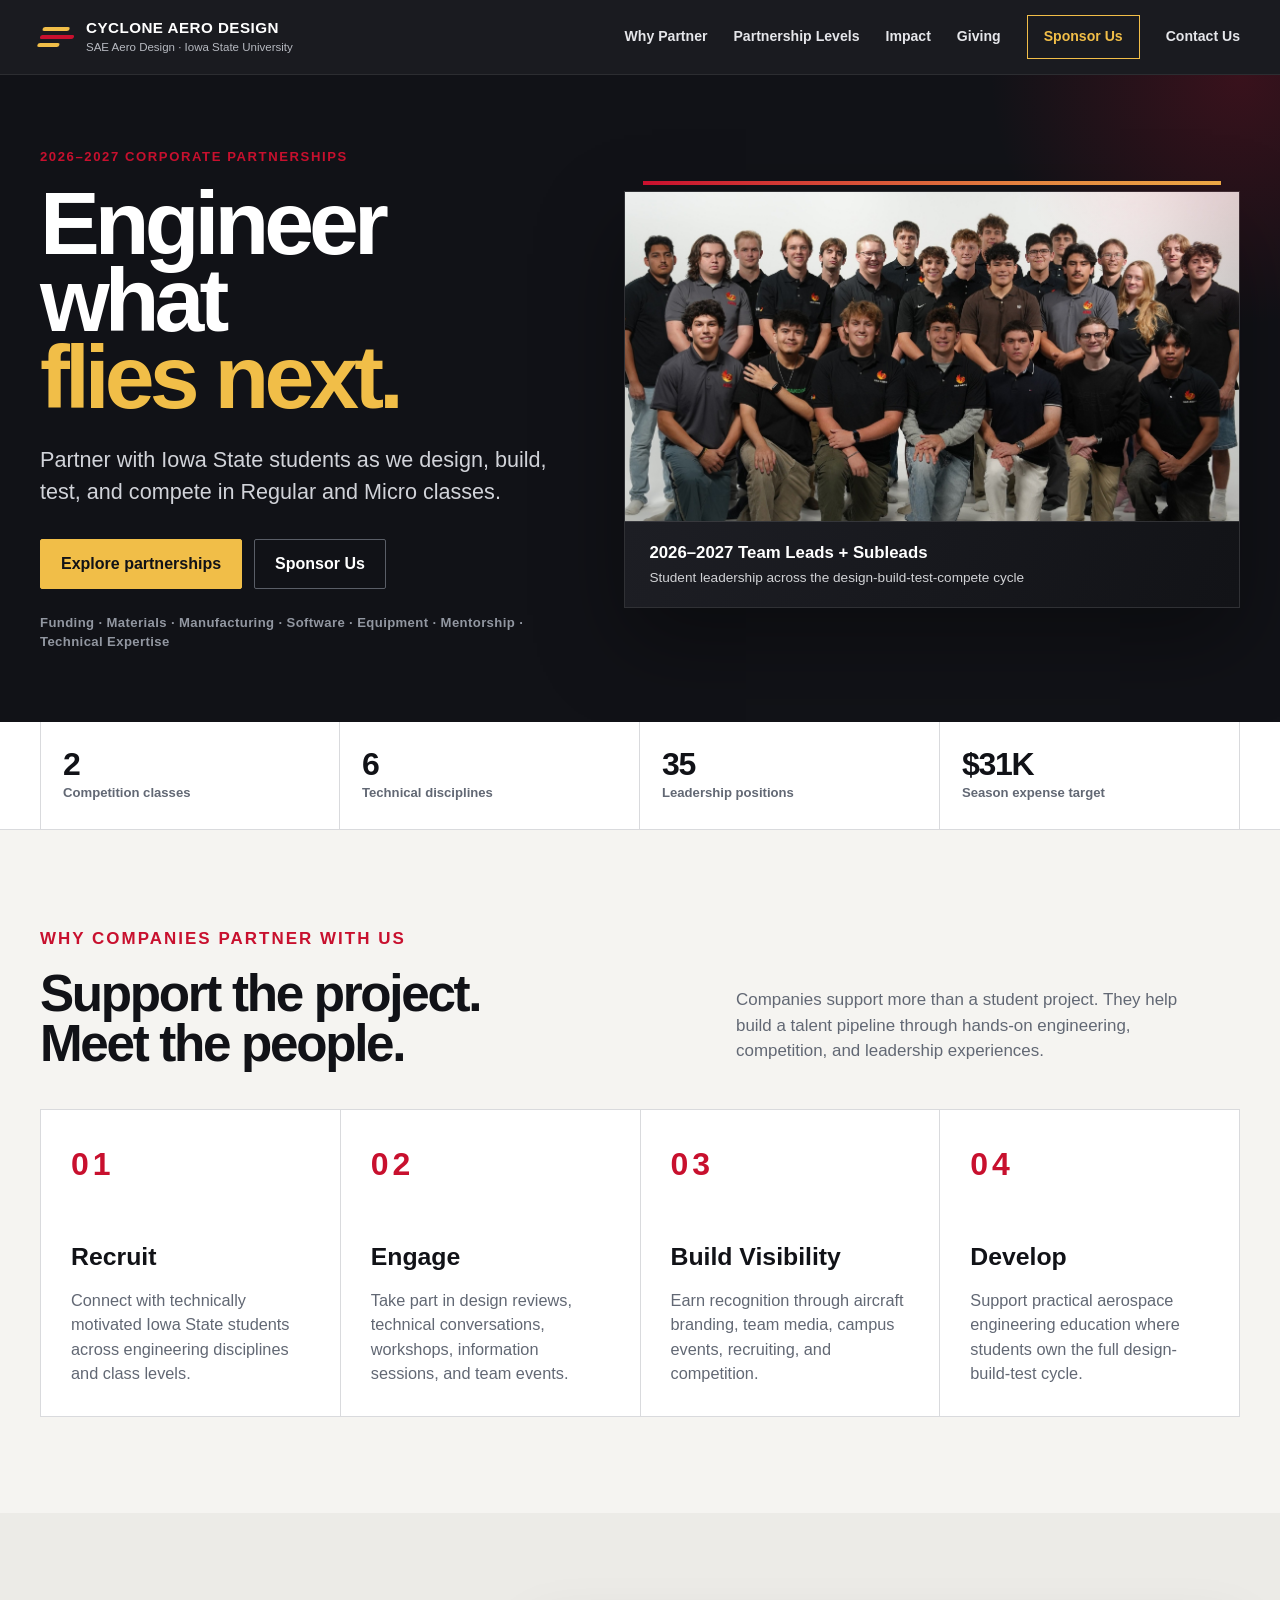
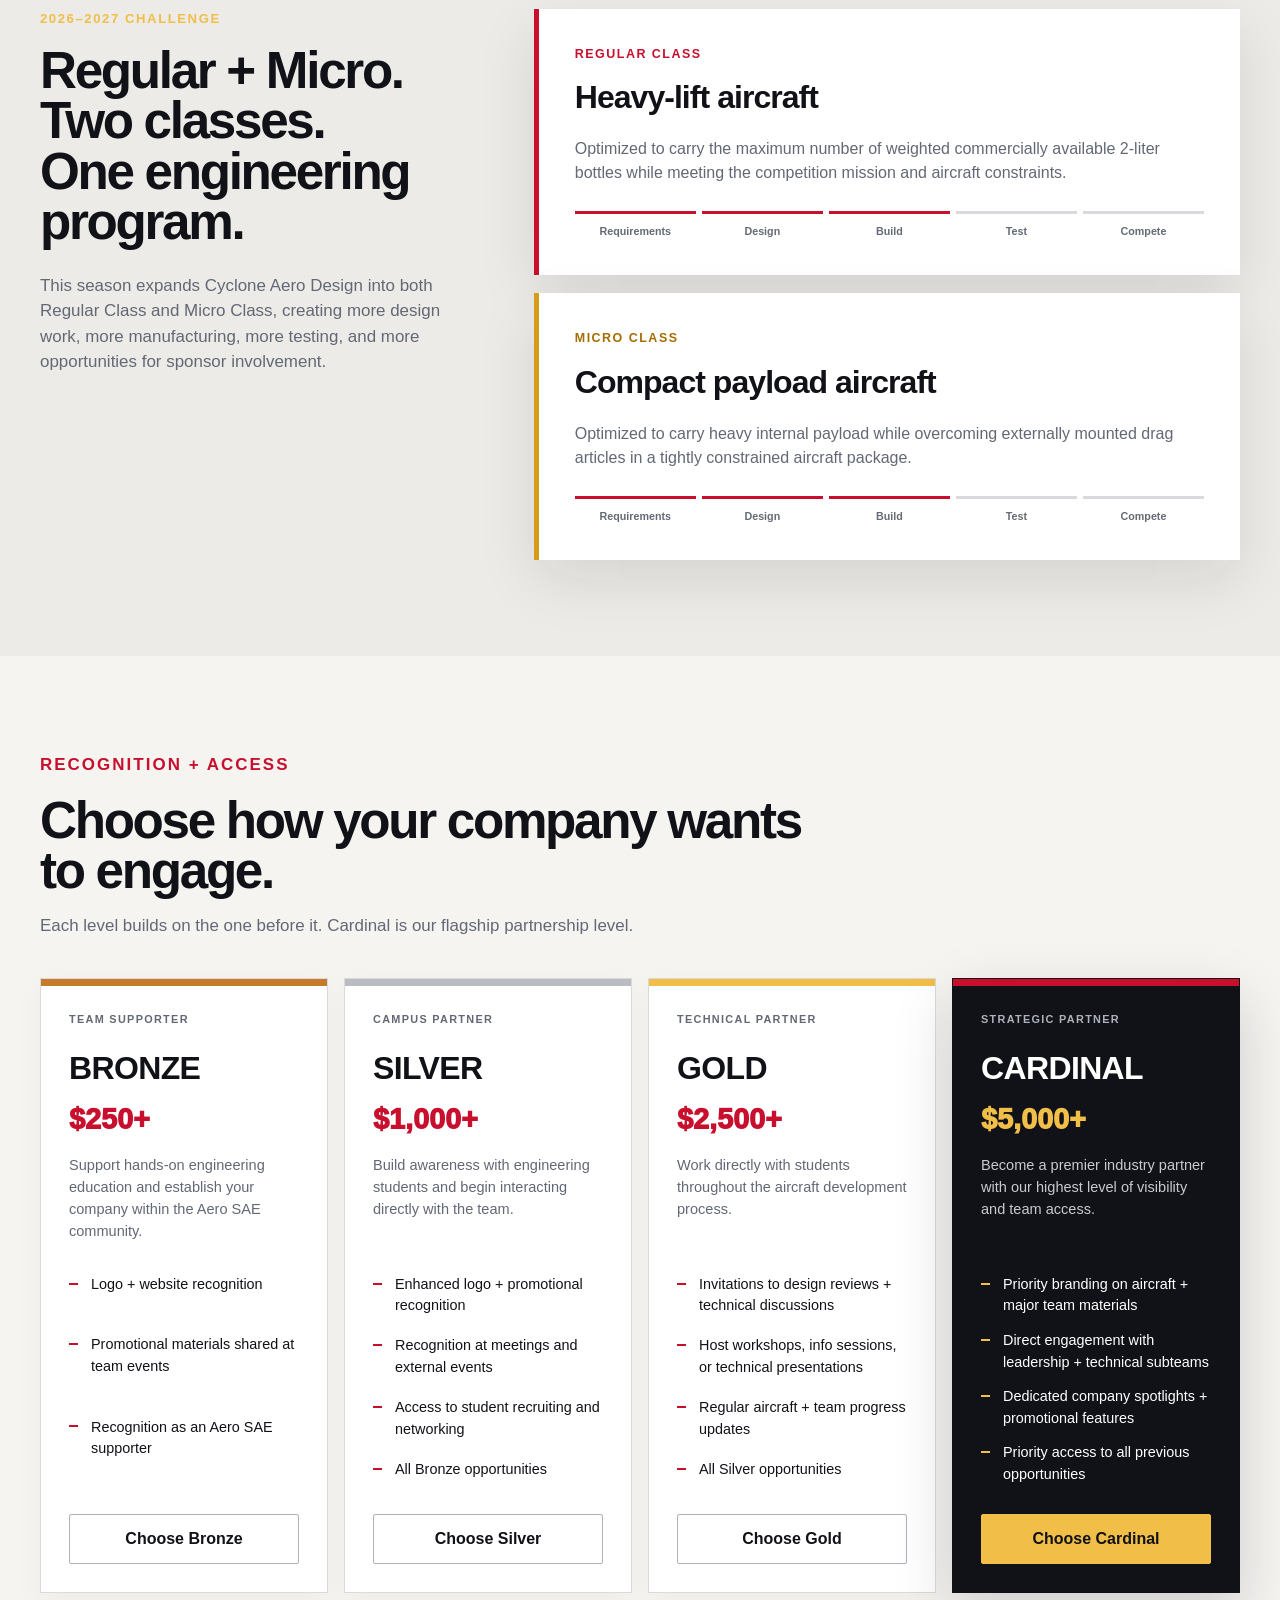
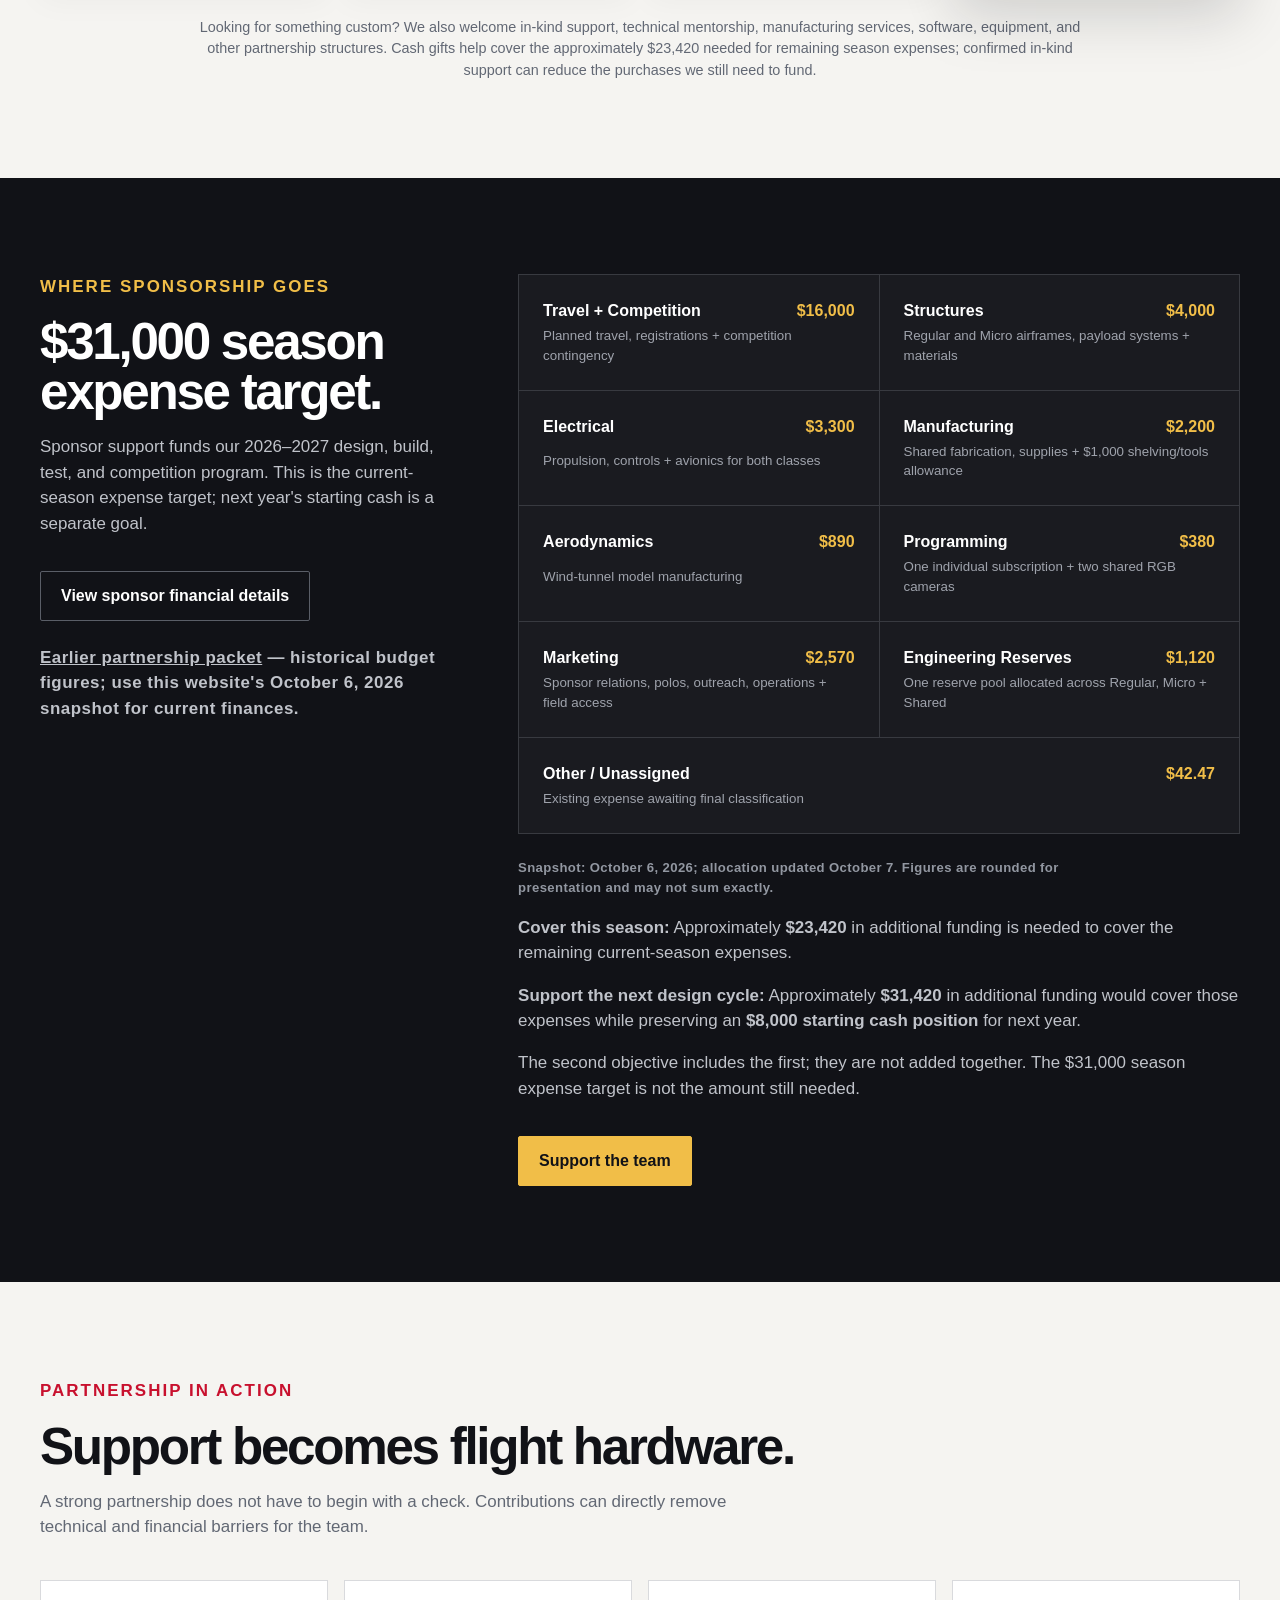
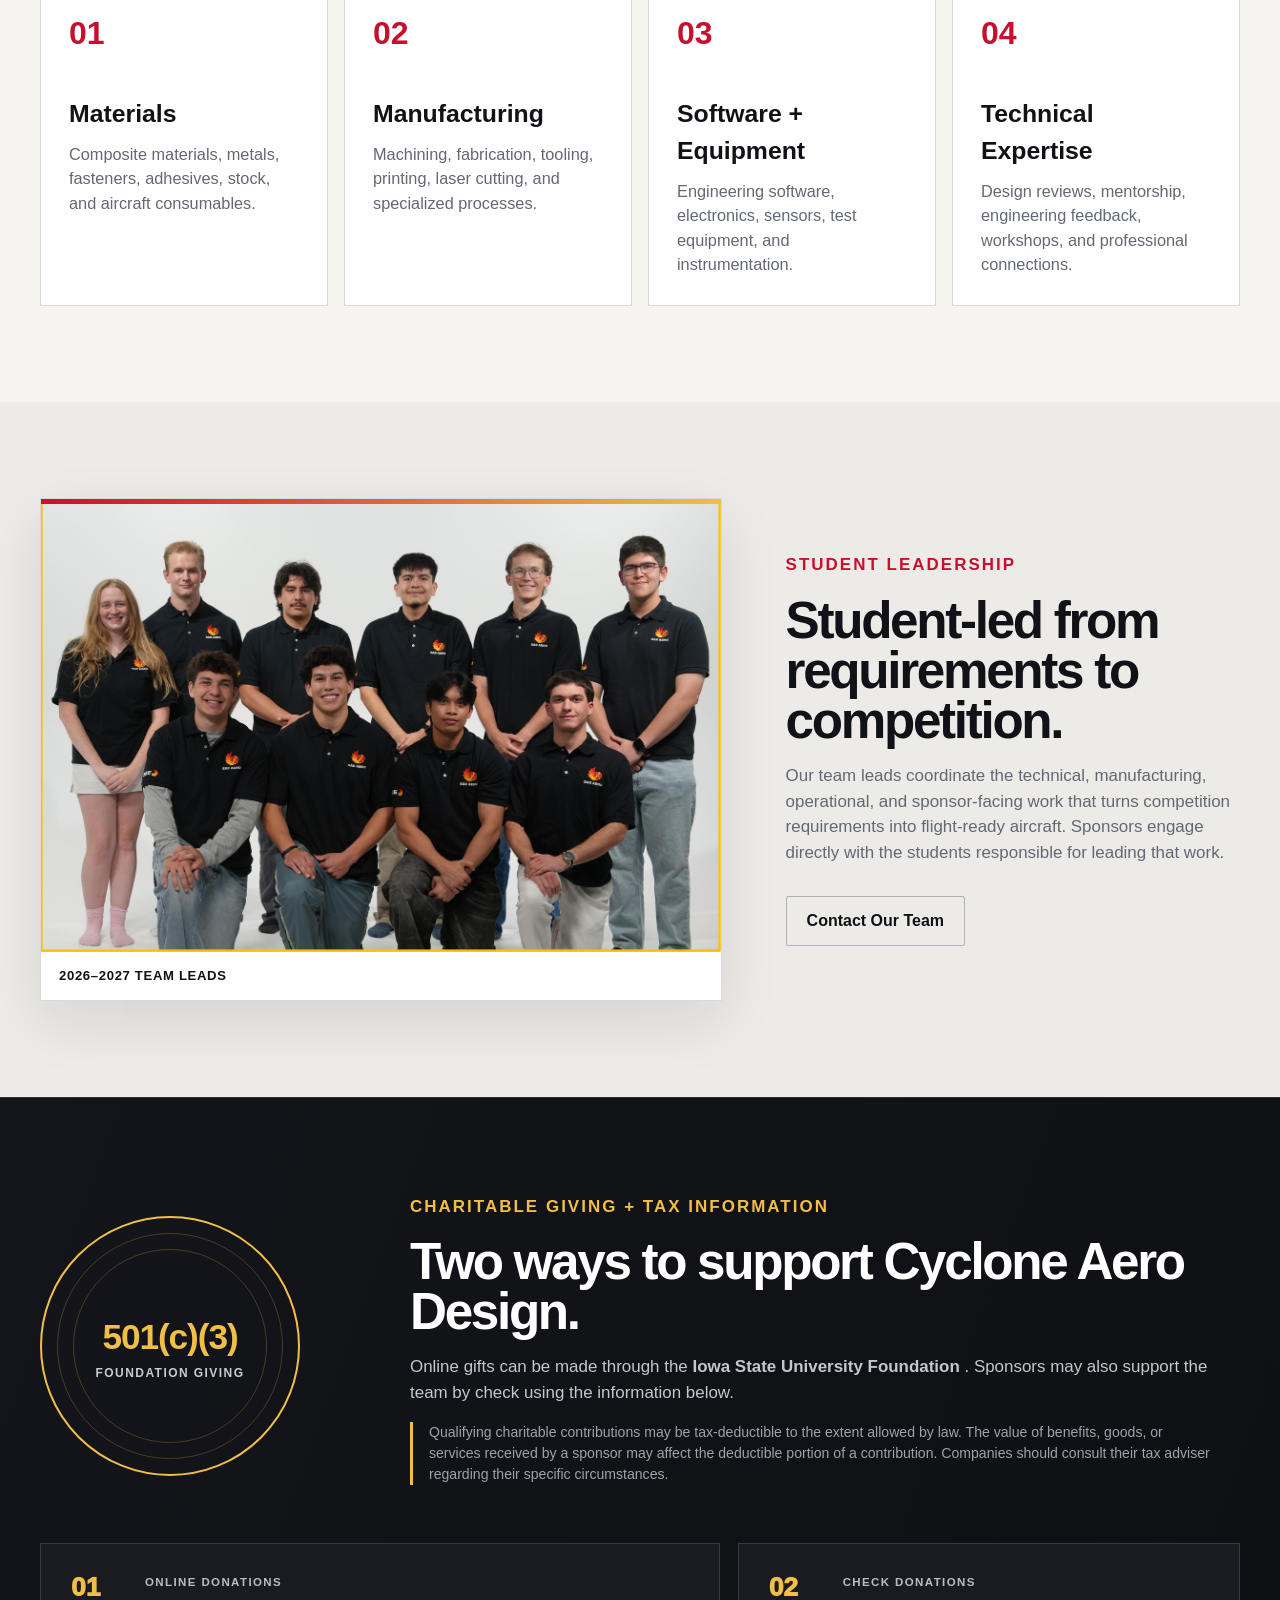
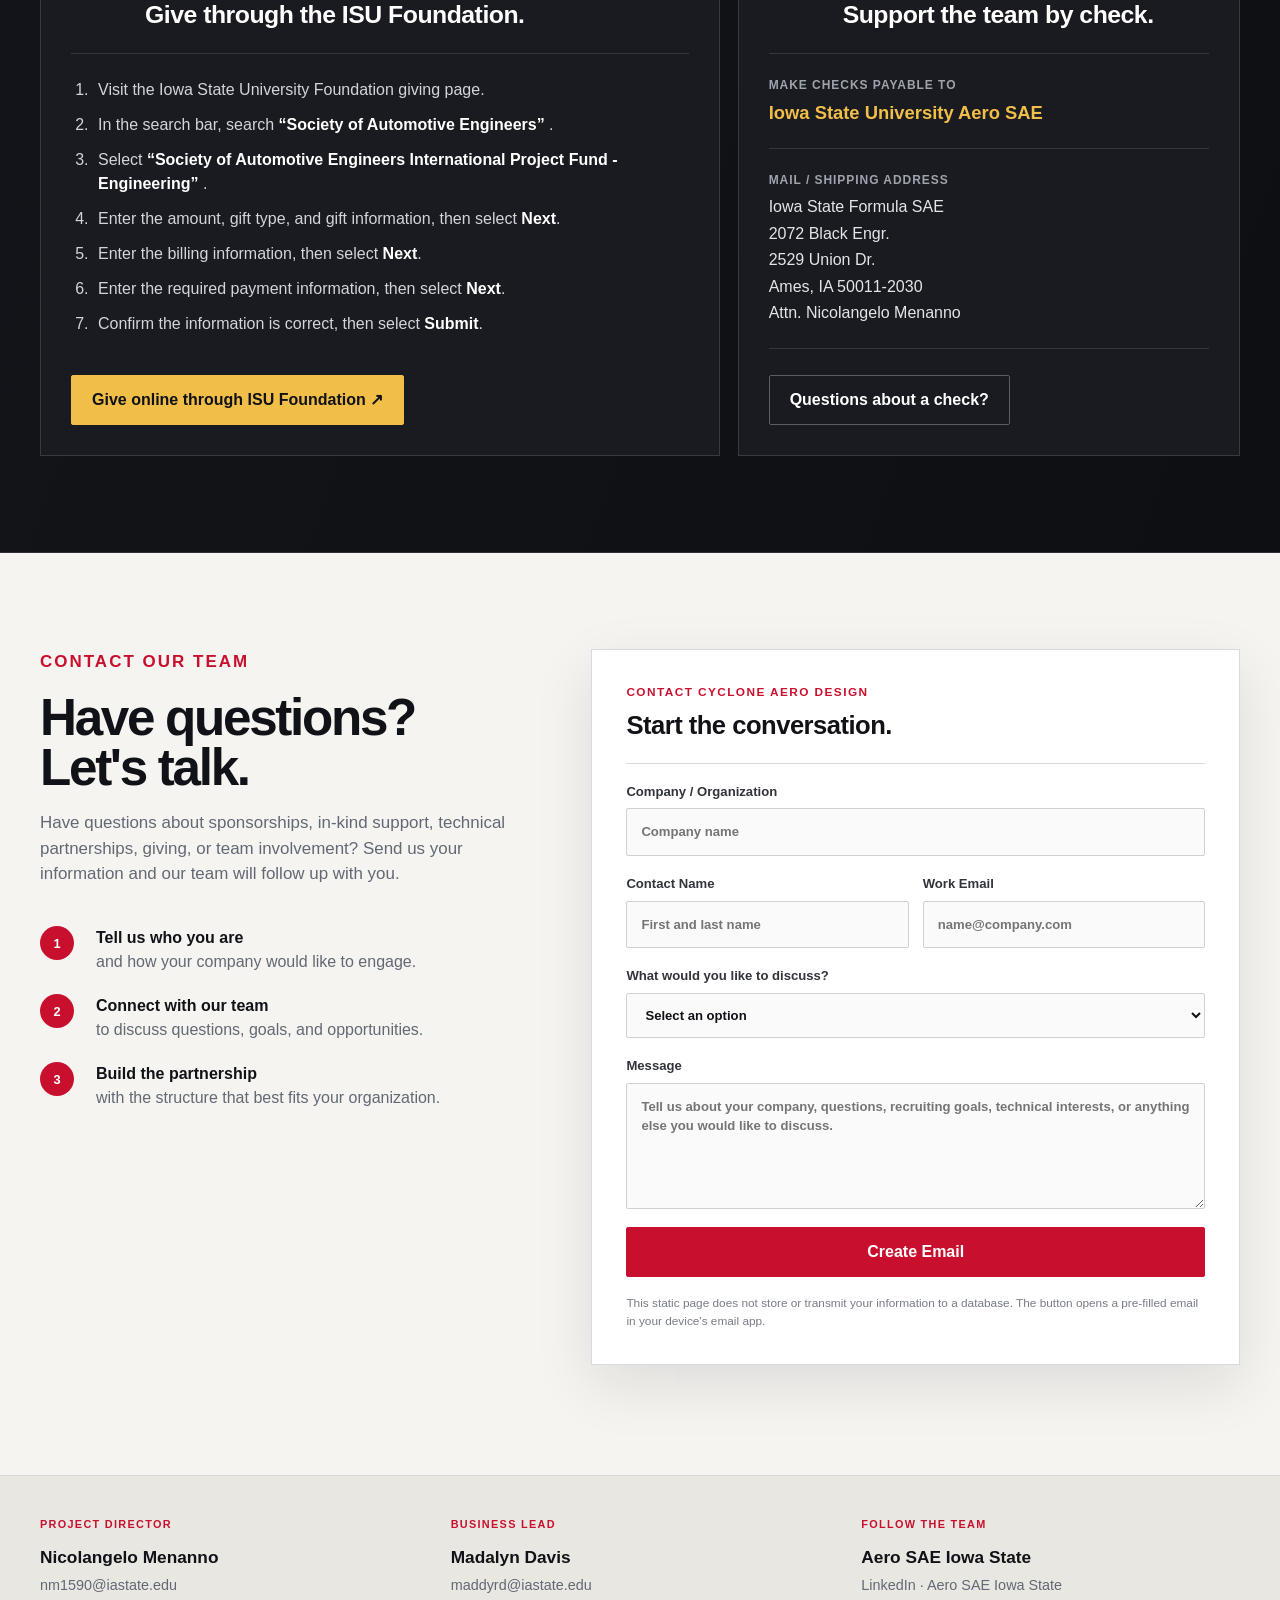
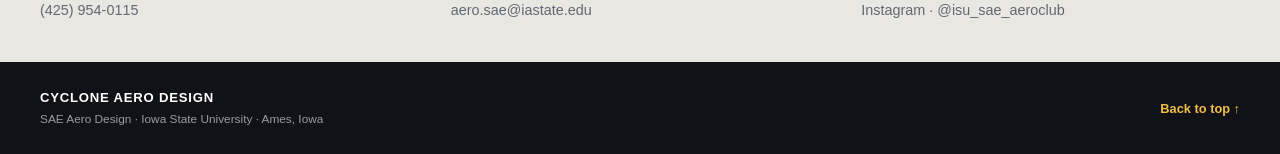
<file: index.html>
<!DOCTYPE html>
<html lang="en">
<head>
  <meta charset="UTF-8" />
  <meta name="viewport" content="width=device-width, initial-scale=1.0" />
  <meta
    name="description"
    content="Partner with Cyclone Aero Design at Iowa State University. Support student-built competition aircraft through funding, materials, manufacturing, software, mentorship, and technical expertise."
  />
  <meta name="theme-color" content="#c8102e" />

  <title>Partner With Cyclone Aero Design | Iowa State University</title>

  <link rel="stylesheet" href="styles.css" />
</head>

<body>

  <a class="skip-link" href="#main">Skip to content</a>

  <!-- =========================
       HEADER / NAVIGATION
  ========================== -->

  <header class="site-header" id="top">
    <div class="nav-shell">

      <a class="brand" href="#top" aria-label="Cyclone Aero Design home">

        <span class="brand-mark" aria-hidden="true">
          <span></span>
          <span></span>
          <span></span>
        </span>

        <span class="brand-copy">
          <strong>CYCLONE AERO DESIGN</strong>
          <small>SAE Aero Design · Iowa State University</small>
        </span>

      </a>

      <button
        class="menu-button"
        type="button"
        aria-expanded="false"
        aria-controls="primary-nav"
      >
        Menu
      </button>

      <nav
        class="primary-nav"
        id="primary-nav"
        aria-label="Primary navigation"
      >

        <a href="#why">Why Partner</a>

        <a href="#levels">Partnership Levels</a>

        <a href="#impact">Impact</a>

        <a href="#tax">Giving</a>

        <!-- Sponsor buttons go to Giving -->
        <a class="nav-cta" href="#tax">Sponsor Us</a>

        <!-- Contact is the only navigation link to email form -->
        <a href="#sponsor">Contact Us</a>

      </nav>

    </div>
  </header>

  <main id="main">

    <!-- =========================
         HERO
    ========================== -->

    <section class="hero section-dark">

      <div class="hero-grid page-shell">

        <div class="hero-copy reveal">

          <p class="eyebrow">
            2026–2027 CORPORATE PARTNERSHIPS
          </p>

          <h1>
            Engineer what<br />
            <span>flies next.</span>
          </h1>

          <p class="hero-lede">
            Partner with Iowa State students as we design, build, test,
            and compete in Regular and Micro classes.
          </p>

          <div class="button-row">

            <a
              class="button button-gold"
              href="#levels"
            >
              Explore partnerships
            </a>

            <!-- Goes directly to Giving -->
            <a
              class="button button-ghost"
              href="#tax"
            >
              Sponsor Us
            </a>

          </div>

          <p class="hero-note">
            Funding · Materials · Manufacturing · Software · Equipment ·
            Mentorship · Technical Expertise
          </p>

        </div>


        <figure class="hero-media reveal">

          <img
            src="team-leads-subleads.JPG"
            alt="Cyclone Aero Design 2026–2027 team leads and subleads"
            style="object-position: center 35%;"
          />

          <figcaption>

            <strong>
              2026–2027 Team Leads + Subleads
            </strong>

            <span>
              Student leadership across the design-build-test-compete cycle
            </span>

          </figcaption>

        </figure>

      </div>

    </section>


    <!-- =========================
         STATS
    ========================== -->

    <section
      class="stats-strip"
      aria-label="Team at a glance"
    >

      <div class="page-shell stats-grid">

        <div>
          <strong>2</strong>
          <span>Competition classes</span>
        </div>

        <div>
          <strong>6</strong>
          <span>Technical disciplines</span>
        </div>

        <div>
          <strong>35</strong>
          <span>Leadership positions</span>
        </div>

        <div>
          <strong>$31K</strong>
          <span>Season expense target</span>
        </div>

      </div>

    </section>


    <!-- =========================
         WHY PARTNER
    ========================== -->

    <section
      class="section section-light"
      id="why"
    >

      <div class="page-shell">

        <div class="section-heading split-heading reveal">

          <div>

            <p class="eyebrow red">
              WHY COMPANIES PARTNER WITH US
            </p>

            <h2>
              Support the project.<br />
              Meet the people.
            </h2>

          </div>

          <p>
            Companies support more than a student project. They help build
            a talent pipeline through hands-on engineering, competition,
            and leadership experiences.
          </p>

        </div>


        <div class="value-grid">

          <article class="value-card reveal">

            <span class="value-number">
              01
            </span>

            <h3>
              Recruit
            </h3>

            <p>
              Connect with technically motivated Iowa State students across
              engineering disciplines and class levels.
            </p>

          </article>


          <article class="value-card reveal">

            <span class="value-number">
              02
            </span>

            <h3>
              Engage
            </h3>

            <p>
              Take part in design reviews, technical conversations,
              workshops, information sessions, and team events.
            </p>

          </article>


          <article class="value-card reveal">

            <span class="value-number">
              03
            </span>

            <h3>
              Build Visibility
            </h3>

            <p>
              Earn recognition through aircraft branding, team media,
              campus events, recruiting, and competition.
            </p>

          </article>


          <article class="value-card reveal">

            <span class="value-number">
              04
            </span>

            <h3>
              Develop
            </h3>

            <p>
              Support practical aerospace engineering education where
              students own the full design-build-test cycle.
            </p>

          </article>

        </div>

      </div>

    </section>


    <!-- =========================
         2026–2027 CHALLENGE
    ========================== -->

    <section class="section challenge-section">

      <div class="page-shell challenge-grid">

        <div class="challenge-copy reveal">

          <p class="eyebrow gold">
            2026–2027 CHALLENGE
          </p>

          <h2>
            Regular + Micro.<br />
            Two classes.<br />
            One engineering program.
          </h2>

          <p>
            This season expands Cyclone Aero Design into both Regular Class
            and Micro Class, creating more design work, more manufacturing,
            more testing, and more opportunities for sponsor involvement.
          </p>

        </div>


        <div class="challenge-cards">

          <article class="challenge-card reveal">

            <div class="class-label">
              REGULAR CLASS
            </div>

            <h3>
              Heavy-lift aircraft
            </h3>

            <p>
              Optimized to carry the maximum number of weighted commercially
              available 2-liter bottles while meeting the competition mission
              and aircraft constraints.
            </p>

            <div class="mini-track">

              <span>Requirements</span>
              <span>Design</span>
              <span>Build</span>
              <span>Test</span>
              <span>Compete</span>

            </div>

          </article>


          <article class="challenge-card reveal">

            <div class="class-label">
              MICRO CLASS
            </div>

            <h3>
              Compact payload aircraft
            </h3>

            <p>
              Optimized to carry heavy internal payload while overcoming
              externally mounted drag articles in a tightly constrained
              aircraft package.
            </p>

            <div class="mini-track">

              <span>Requirements</span>
              <span>Design</span>
              <span>Build</span>
              <span>Test</span>
              <span>Compete</span>

            </div>

          </article>

        </div>

      </div>

    </section>


    <!-- =========================
         PARTNERSHIP LEVELS
    ========================== -->

    <section
      class="section section-light"
      id="levels"
    >

      <div class="page-shell">

        <div class="section-heading reveal">

          <p class="eyebrow red">
            RECOGNITION + ACCESS
          </p>

          <h2>
            Choose how your company wants to engage.
          </h2>

          <p class="section-intro">
            Each level builds on the one before it. Cardinal is our
            flagship partnership level.
          </p>

        </div>


        <div class="tier-grid">

          <!-- BRONZE -->

          <article class="tier-card bronze reveal">

            <div class="tier-topline"></div>

            <p class="tier-type">
              TEAM SUPPORTER
            </p>

            <h3>
              Bronze
            </h3>

            <div class="tier-price">
              $250<span>+</span>
            </div>

            <p class="tier-purpose">
              Support hands-on engineering education and establish your
              company within the Aero SAE community.
            </p>

            <ul>

              <li>
                Logo + website recognition
              </li>

              <li>
                Promotional materials shared at team events
              </li>

              <li>
                Recognition as an Aero SAE supporter
              </li>

            </ul>

            <a
              class="button button-outline tier-button"
              href="#tax"
            >
              Choose Bronze
            </a>

          </article>


          <!-- SILVER -->

          <article class="tier-card silver reveal">

            <div class="tier-topline"></div>

            <p class="tier-type">
              CAMPUS PARTNER
            </p>

            <h3>
              Silver
            </h3>

            <div class="tier-price">
              $1,000<span>+</span>
            </div>

            <p class="tier-purpose">
              Build awareness with engineering students and begin
              interacting directly with the team.
            </p>

            <ul>

              <li>
                Enhanced logo + promotional recognition
              </li>

              <li>
                Recognition at meetings and external events
              </li>

              <li>
                Access to student recruiting and networking
              </li>

              <li>
                All Bronze opportunities
              </li>

            </ul>

            <a
              class="button button-outline tier-button"
              href="#tax"
            >
              Choose Silver
            </a>

          </article>


          <!-- GOLD -->

          <article class="tier-card gold reveal">

            <div class="tier-topline"></div>

            <p class="tier-type">
              TECHNICAL PARTNER
            </p>

            <h3>
              Gold
            </h3>

            <div class="tier-price">
              $2,500<span>+</span>
            </div>

            <p class="tier-purpose">
              Work directly with students throughout the aircraft
              development process.
            </p>

            <ul>

              <li>
                Invitations to design reviews + technical discussions
              </li>

              <li>
                Host workshops, info sessions, or technical presentations
              </li>

              <li>
                Regular aircraft + team progress updates
              </li>

              <li>
                All Silver opportunities
              </li>

            </ul>

            <a
              class="button button-outline tier-button"
              href="#tax"
            >
              Choose Gold
            </a>

          </article>


          <!-- CARDINAL -->

          <article class="tier-card cardinal reveal">

            <div class="tier-topline"></div>

            <p class="tier-type">
              STRATEGIC PARTNER
            </p>

            <h3>
              Cardinal
            </h3>

            <div class="tier-price">
              $5,000<span>+</span>
            </div>

            <p class="tier-purpose">
              Become a premier industry partner with our highest level
              of visibility and team access.
            </p>

            <ul>

              <li>
                Priority branding on aircraft + major team materials
              </li>

              <li>
                Direct engagement with leadership + technical subteams
              </li>

              <li>
                Dedicated company spotlights + promotional features
              </li>

              <li>
                Priority access to all previous opportunities
              </li>

            </ul>

            <a
              class="button button-gold tier-button"
              href="#tax"
            >
              Choose Cardinal
            </a>

          </article>

        </div>


        <p class="tier-note">
          Looking for something custom? We also welcome in-kind support,
          technical mentorship, manufacturing services, software,
          equipment, and other partnership structures. Cash gifts help cover the
          approximately $23,420 needed for remaining season expenses; confirmed in-kind support can
          reduce the purchases we still need to fund.
        </p>

      </div>

    </section>


    <!-- =========================
         WHERE SPONSORSHIP GOES
    ========================== -->

    <section
      class="section impact-section"
      id="impact"
    >

      <div class="page-shell impact-layout">

        <div class="impact-copy reveal">

          <p class="eyebrow gold">
            WHERE SPONSORSHIP GOES
          </p>

          <h2>
            $31,000 season expense target.
          </h2>
          <p>
            Sponsor support funds our 2026–2027 design, build, test, and competition
            program. This is the current-season expense target; next year's
            starting cash is a separate goal.
          </p>
          <a class="button button-ghost" href="budget-details.html">
            View sponsor financial details
          </a>
          <p class="hero-note">
            <a href="New%20Sponsorship%20Package.pdf" target="_blank" rel="noopener noreferrer">Earlier partnership packet</a>
            — historical budget figures; use this website's October 6, 2026 snapshot
            for current finances.
          </p>
        </div>

        <!-- Sponsor-safe Expected snapshot dated 2026-10-06; $890 transferred
             from Structures to Aerodynamics on 2026-10-07 with no total change.
             Season expenses exclude the separate next-year cash goal. -->
        <div>
          <div class="budget-grid reveal" aria-label="2026–2027 expected expense allocations, rounded">
            <div class="budget-item">
              <span>Travel + Competition</span>
              <strong>$16,000</strong>
              <small>Planned travel, registrations + competition contingency</small>
            </div>
            <div class="budget-item">
              <span>Structures</span>
              <strong>$4,000</strong>
              <small>Regular and Micro airframes, payload systems + materials</small>
            </div>
            <div class="budget-item">
              <span>Electrical</span>
              <strong>$3,300</strong>
              <small>Propulsion, controls + avionics for both classes</small>
            </div>
            <div class="budget-item">
              <span>Manufacturing</span>
              <strong>$2,200</strong>
              <small>Shared fabrication, supplies + $1,000 shelving/tools allowance</small>
            </div>
            <div class="budget-item">
              <span>Aerodynamics</span>
              <strong>$890</strong>
              <small>Wind-tunnel model manufacturing</small>
            </div>
            <div class="budget-item">
              <span>Programming</span>
              <strong>$380</strong>
              <small>One individual subscription + two shared RGB cameras</small>
            </div>
            <div class="budget-item">
              <span>Marketing</span>
              <strong>$2,570</strong>
              <small>Sponsor relations, polos, outreach, operations + field access</small>
            </div>
            <div class="budget-item">
              <span>Engineering Reserves</span>
              <strong>$1,120</strong>
              <small>One reserve pool allocated across Regular, Micro + Shared</small>
            </div>
            <div class="budget-item">
              <span>Other / Unassigned</span>
              <strong>$42.47</strong>
              <small>Existing expense awaiting final classification</small>
            </div>
          </div>
          <p class="hero-note">
            Snapshot: October 6, 2026; allocation updated October 7. Figures are rounded for presentation and may not sum exactly.
          </p>
          <div class="impact-copy">
            <p><strong>Cover this season:</strong> Approximately <strong>$23,420</strong>
              in additional funding is needed to cover the remaining current-season expenses.</p>
            <p><strong>Support the next design cycle:</strong> Approximately <strong>$31,420</strong>
              in additional funding would cover those expenses while preserving an
              <strong>$8,000 starting cash position</strong> for next year.</p>
            <p>The second objective includes the first; they are not added together.
              The $31,000 season expense target is not the amount still needed.</p>
            <a class="button button-gold" href="#tax">Support the team</a>
          </div>
        </div>

      </div>

    </section>


    <!-- =========================
         IN-KIND SUPPORT
    ========================== -->

    <section class="section section-light in-kind-section">

      <div class="page-shell">

        <div class="section-heading reveal">

          <p class="eyebrow red">
            PARTNERSHIP IN ACTION
          </p>

          <h2>
            Support becomes flight hardware.
          </h2>

          <p class="section-intro">
            A strong partnership does not have to begin with a check.
            Contributions can directly remove technical and financial
            barriers for the team.
          </p>

        </div>


        <div class="support-grid">

          <div class="support-card reveal">

            <span>
              01
            </span>

            <h3>
              Materials
            </h3>

            <p>
              Composite materials, metals, fasteners, adhesives, stock,
              and aircraft consumables.
            </p>

          </div>


          <div class="support-card reveal">

            <span>
              02
            </span>

            <h3>
              Manufacturing
            </h3>

            <p>
              Machining, fabrication, tooling, printing, laser cutting,
              and specialized processes.
            </p>

          </div>


          <div class="support-card reveal">

            <span>
              03
            </span>

            <h3>
              Software + Equipment
            </h3>

            <p>
              Engineering software, electronics, sensors, test equipment,
              and instrumentation.
            </p>

          </div>


          <div class="support-card reveal">

            <span>
              04
            </span>

            <h3>
              Technical Expertise
            </h3>

            <p>
              Design reviews, mentorship, engineering feedback, workshops,
              and professional connections.
            </p>

          </div>

        </div>

      </div>

    </section>


    <!-- =========================
         LEADERSHIP
    ========================== -->

    <section class="section leadership-section">

      <div class="page-shell leadership-layout">

        <figure class="leadership-media reveal">

          <img
            src="team-leads.jpg"
            alt="Cyclone Aero Design 2026–2027 team leads"
          />

          <figcaption>
            2026–2027 Team Leads
          </figcaption>

        </figure>


        <div class="leadership-copy reveal">

          <p class="eyebrow red">
            STUDENT LEADERSHIP
          </p>

          <h2>
            Student-led from requirements to competition.
          </h2>

          <p>
            Our team leads coordinate the technical, manufacturing,
            operational, and sponsor-facing work that turns competition
            requirements into flight-ready aircraft. Sponsors engage
            directly with the students responsible for leading that work.
          </p>

          <!-- Contact button goes to email section -->
          <a
            class="button button-outline"
            href="#sponsor"
          >
            Contact Our Team
          </a>

        </div>

      </div>

    </section>


    <!-- =========================
         GIVING SECTION
    ========================== -->

    <section
      class="section tax-section"
      id="tax"
    >

      <div class="page-shell">

        <div class="giving-top">

          <div
            class="tax-badge reveal"
            aria-hidden="true"
          >

            <strong>
              501(c)(3)
            </strong>

            <span>
              Foundation Giving
            </span>

          </div>


          <div class="tax-copy reveal">

            <p class="eyebrow gold">
              CHARITABLE GIVING + TAX INFORMATION
            </p>

            <h2>
              Two ways to support Cyclone Aero Design.
            </h2>

            <p>
              Online gifts can be made through the
              <strong>
                Iowa State University Foundation
              </strong>.
              Sponsors may also support the team by check using the
              information below.
            </p>

            <p class="tax-disclaimer">
              Qualifying charitable contributions may be tax-deductible
              to the extent allowed by law. The value of benefits, goods,
              or services received by a sponsor may affect the deductible
              portion of a contribution. Companies should consult their
              tax adviser regarding their specific circumstances.
            </p>

          </div>

        </div>


        <div class="giving-grid">

          <!-- ONLINE DONATIONS -->

          <article class="giving-card reveal">

            <div class="giving-card-head">

              <span class="giving-number">
                01
              </span>

              <div>

                <p class="giving-label">
                  ONLINE DONATIONS
                </p>

                <h3>
                  Give through the ISU Foundation.
                </h3>

              </div>

            </div>


            <ol class="giving-steps">

              <li>
                Visit the Iowa State University Foundation giving page.
              </li>

              <li>
                In the search bar, search
                <strong>
                  “Society of Automotive Engineers”
                </strong>.
              </li>

              <li>
                Select
                <strong>
                  “Society of Automotive Engineers International Project
                  Fund - Engineering”
                </strong>.
              </li>

              <li>
                Enter the amount, gift type, and gift information,
                then select <strong>Next</strong>.
              </li>

              <li>
                Enter the billing information,
                then select <strong>Next</strong>.
              </li>

              <li>
                Enter the required payment information,
                then select <strong>Next</strong>.
              </li>

              <li>
                Confirm the information is correct,
                then select <strong>Submit</strong>.
              </li>

            </ol>


            <a
              class="button button-gold"
              href="https://www.foundation.iastate.edu/s/give"
              target="_blank"
              rel="noopener noreferrer"
            >
              Give online through ISU Foundation ↗
            </a>

          </article>


          <!-- CHECK DONATIONS -->

          <article class="giving-card check-card reveal">

            <div class="giving-card-head">

              <span class="giving-number">
                02
              </span>

              <div>

                <p class="giving-label">
                  CHECK DONATIONS
                </p>

                <h3>
                  Support the team by check.
                </h3>

              </div>

            </div>


            <div class="check-detail">

              <span>
                Make checks payable to
              </span>

              <strong>
                Iowa State University Aero SAE
              </strong>

            </div>


            <div class="check-detail">

              <span>
                Mail / shipping address
              </span>

              <address>
                Iowa State Formula SAE<br />
                2072 Black Engr.<br />
                2529 Union Dr.<br />
                Ames, IA 50011-2030<br />
                Attn. Nicolangelo Menanno
              </address>

            </div>


            <a
              class="button button-ghost"
              href="mailto:nm1590@iastate.edu?subject=Cyclone%20Aero%20Design%20Check%20Donation"
            >
              Questions about a check?
            </a>

          </article>

        </div>

      </div>

    </section>


    <!-- =========================
         CONTACT SECTION
         ONLY CONTACT BUTTONS SHOULD
         DIRECT USERS HERE
    ========================== -->

    <section
      class="section section-light sponsor-section"
      id="sponsor"
    >

      <div class="page-shell sponsor-layout">

        <div class="sponsor-copy reveal">

          <p class="eyebrow red">
            CONTACT OUR TEAM
          </p>

          <h2>
            Have questions? Let's talk.
          </h2>

          <p>
            Have questions about sponsorships, in-kind support,
            technical partnerships, giving, or team involvement?
            Send us your information and our team will follow up with you.
          </p>


          <div class="steps">

            <div>

              <span>
                1
              </span>

              <p>
                <strong>
                  Tell us who you are
                </strong>
                <br />
                and how your company would like to engage.
              </p>

            </div>


            <div>

              <span>
                2
              </span>

              <p>
                <strong>
                  Connect with our team
                </strong>
                <br />
                to discuss questions, goals, and opportunities.
              </p>

            </div>


            <div>

              <span>
                3
              </span>

              <p>
                <strong>
                  Build the partnership
                </strong>
                <br />
                with the structure that best fits your organization.
              </p>

            </div>

          </div>

        </div>


        <form
          class="sponsor-form reveal"
          id="sponsor-form"
        >

          <div class="form-heading">

            <span>
              CONTACT CYCLONE AERO DESIGN
            </span>

            <strong>
              Start the conversation.
            </strong>

          </div>


          <label>

            Company / Organization

            <input
              type="text"
              name="company"
              autocomplete="organization"
              required
              placeholder="Company name"
            />

          </label>


          <div class="form-two-col">

            <label>

              Contact Name

              <input
                type="text"
                name="name"
                autocomplete="name"
                required
                placeholder="First and last name"
              />

            </label>


            <label>

              Work Email

              <input
                type="email"
                name="email"
                autocomplete="email"
                required
                placeholder="name@company.com"
              />

            </label>

          </div>


          <label>

            What would you like to discuss?

            <select
              name="tier"
              id="tier-select"
              required
            >

              <option
                value=""
                selected
                disabled
              >
                Select an option
              </option>

              <option>
                Bronze ($250+)
              </option>

              <option>
                Silver ($1,000+)
              </option>

              <option>
                Gold ($2,500+)
              </option>

              <option>
                Cardinal ($5,000+)
              </option>

              <option>
                In-kind support
              </option>

              <option>
                Technical mentorship / design review
              </option>

              <option>
                Custom partnership
              </option>

              <option>
                Questions about giving / payment
              </option>

              <option>
                General question
              </option>

            </select>

          </label>


          <label>

            Message

            <textarea
              name="message"
              rows="5"
              placeholder="Tell us about your company, questions, recruiting goals, technical interests, or anything else you would like to discuss."
            ></textarea>

          </label>


          <button
            class="button button-red form-submit"
            type="submit"
          >
            Create Email
          </button>


          <p class="form-note">
            This static page does not store or transmit your information
            to a database. The button opens a pre-filled email in your
            device's email app.
          </p>

        </form>

      </div>

    </section>


    <!-- =========================
         CONTACT INFORMATION
    ========================== -->

    <section class="contact-band">

      <div class="page-shell contact-grid">

        <div>

          <span class="contact-label">
            PROJECT DIRECTOR
          </span>

          <strong>
            Nicolangelo Menanno
          </strong>

          <a href="mailto:nm1590@iastate.edu">
            nm1590@iastate.edu
          </a>

          <a href="tel:+14259540115">
            (425) 954-0115
          </a>

        </div>


        <div>

          <span class="contact-label">
            BUSINESS LEAD
          </span>

          <strong>
            Madalyn Davis
          </strong>

          <a href="mailto:maddyrd@iastate.edu">
            maddyrd@iastate.edu
          </a>

          <a href="mailto:aero.sae@iastate.edu">
            aero.sae@iastate.edu
          </a>

        </div>


        <div>

          <span class="contact-label">
            FOLLOW THE TEAM
          </span>

          <strong>
            Aero SAE Iowa State
          </strong>

          <span>
            LinkedIn · Aero SAE Iowa State
          </span>

          <span>
            Instagram · @isu_sae_aeroclub
          </span>

        </div>

      </div>

    </section>

  </main>


  <!-- =========================
       FOOTER
  ========================== -->

  <footer class="site-footer">

    <div class="page-shell footer-layout">

      <div>

        <strong>
          CYCLONE AERO DESIGN
        </strong>

        <span>
          SAE Aero Design · Iowa State University · Ames, Iowa
        </span>

      </div>

      <a href="#top">
        Back to top ↑
      </a>

    </div>

  </footer>


  <script src="script.js"></script>

</body>
</html>
</file>
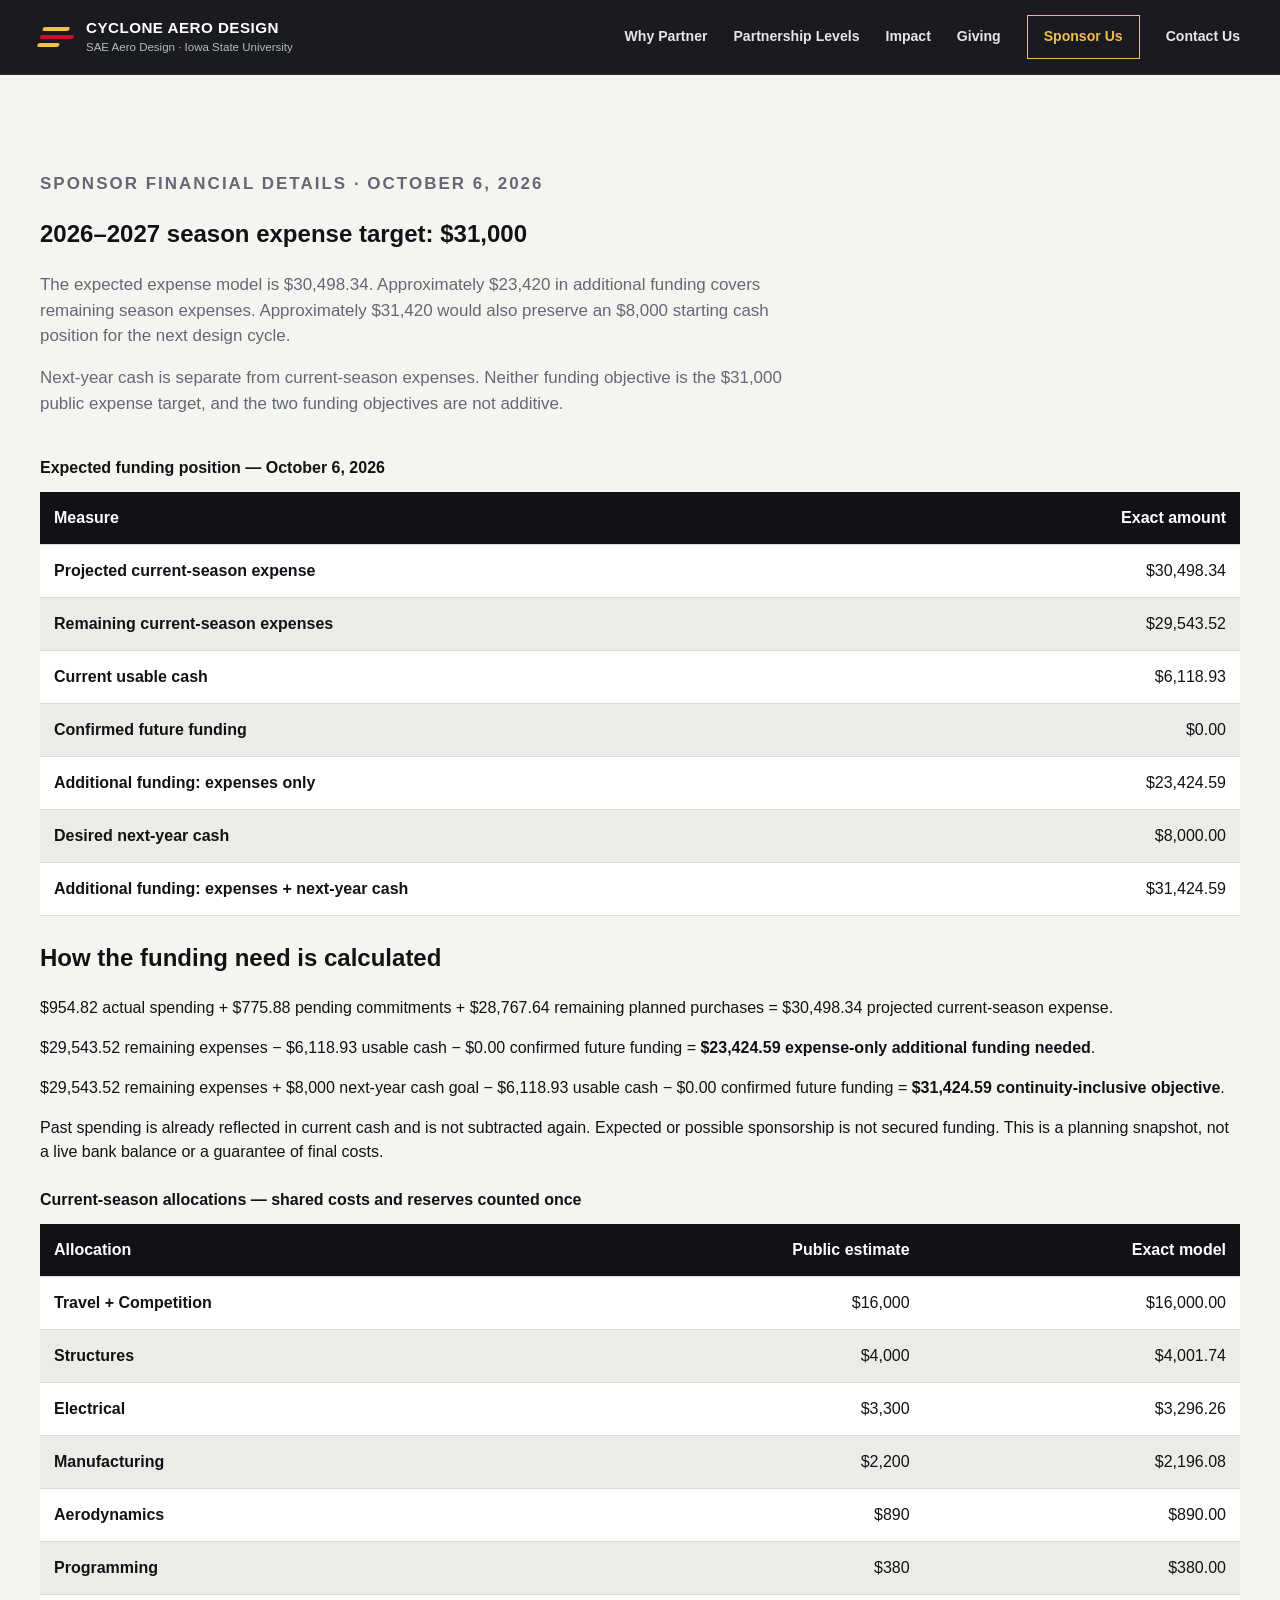
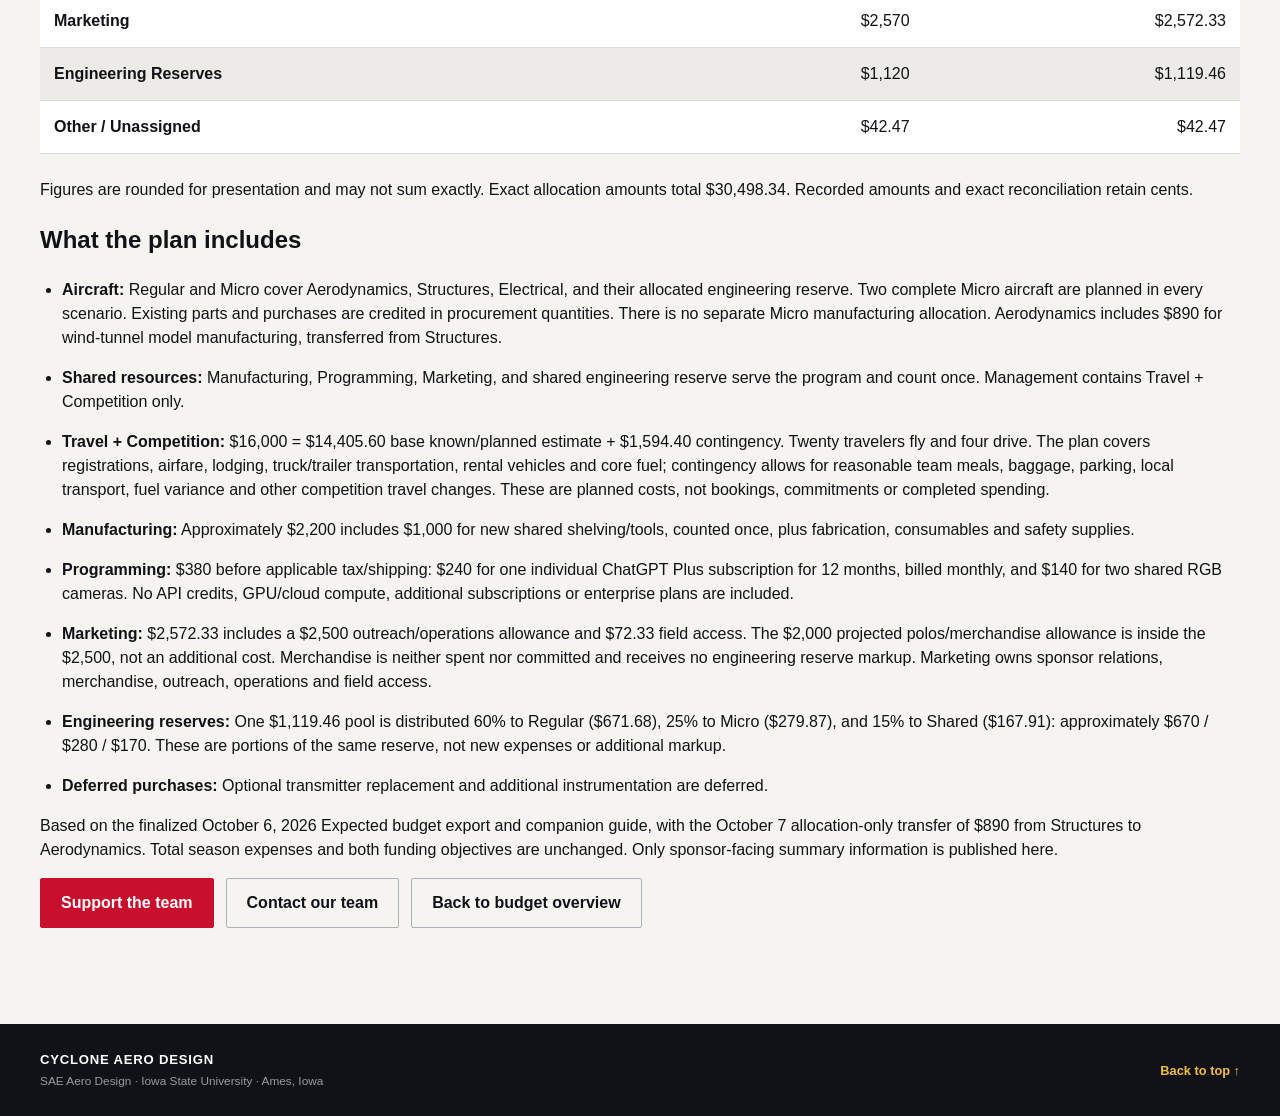
<file: budget-details.html>
<!DOCTYPE html>
<html lang="en">
<head>
  <meta charset="UTF-8" />
  <meta name="viewport" content="width=device-width, initial-scale=1.0" />
  <meta
    name="description"
    content="October 6, 2026 sponsor financial snapshot: $31,000 season expense target, approximately $23,420 additional funding for expenses or $31,420 including an $8,000 next-year cash goal."
  />
  <meta name="theme-color" content="#c8102e" />

  <title>Sponsor Financial Details | Cyclone Aero Design</title>

  <link rel="stylesheet" href="styles.css" />
</head>

<body>

  <a class="skip-link" href="#main">Skip to content</a>

  <!-- =========================
       HEADER / NAVIGATION
  ========================== -->

  <header class="site-header" id="top">
    <div class="nav-shell">

      <a class="brand" href="index.html#top" aria-label="Cyclone Aero Design home">

        <span class="brand-mark" aria-hidden="true">
          <span></span>
          <span></span>
          <span></span>
        </span>

        <span class="brand-copy">
          <strong>CYCLONE AERO DESIGN</strong>
          <small>SAE Aero Design · Iowa State University</small>
        </span>

      </a>

      <button
        class="menu-button"
        type="button"
        aria-expanded="false"
        aria-controls="primary-nav"
      >
        Menu
      </button>

      <nav
        class="primary-nav"
        id="primary-nav"
        aria-label="Primary navigation"
      >

        <a href="index.html#why">Why Partner</a>

        <a href="index.html#levels">Partnership Levels</a>

        <a href="index.html#impact">Impact</a>

        <a href="index.html#tax">Giving</a>

        <!-- Sponsor buttons go to Giving -->
        <a class="nav-cta" href="index.html#tax">Sponsor Us</a>

        <!-- Contact is the only navigation link to email form -->
        <a href="index.html#sponsor">Contact Us</a>

      </nav>

    </div>
  </header>

  <main id="main">
    <section class="section section-light">
      <div class="page-shell">
        <div class="section-heading">
          <p class="eyebrow">SPONSOR FINANCIAL DETAILS · OCTOBER 6, 2026</p>
          <h1>2026–2027 season expense target: $31,000</h1>
          <p>The expected expense model is $30,498.34. Approximately $23,420 in additional
          funding covers remaining season expenses. Approximately $31,420 would also preserve
          an $8,000 starting cash position for the next design cycle.</p>
          <p>Next-year cash is separate from current-season expenses. Neither funding objective
          is the $31,000 public expense target, and the two funding objectives are not additive.</p>
        </div>
        <div class="financial-table-wrap">
          <table class="financial-table">
            <caption>Expected funding position — October 6, 2026</caption>
            <thead><tr><th scope="col">Measure</th><th scope="col" class="numeric">Exact amount</th></tr></thead>
            <tbody><tr><th scope="row">Projected current-season expense</th><td class="numeric">$30,498.34</td></tr><tr><th scope="row">Remaining current-season expenses</th><td class="numeric">$29,543.52</td></tr><tr><th scope="row">Current usable cash</th><td class="numeric">$6,118.93</td></tr><tr><th scope="row">Confirmed future funding</th><td class="numeric">$0.00</td></tr><tr><th scope="row">Additional funding: expenses only</th><td class="numeric">$23,424.59</td></tr><tr><th scope="row">Desired next-year cash</th><td class="numeric">$8,000.00</td></tr><tr><th scope="row">Additional funding: expenses + next-year cash</th><td class="numeric">$31,424.59</td></tr></tbody>
          </table>
        </div>
        <h2>How the funding need is calculated</h2>
        <p>$954.82 actual spending + $775.88 pending commitments + $28,767.64 remaining
          planned purchases = $30,498.34 projected current-season expense.</p>
        <p>$29,543.52 remaining expenses − $6,118.93 usable cash − $0.00 confirmed
          future funding = <strong>$23,424.59 expense-only additional funding needed</strong>.</p>
        <p>$29,543.52 remaining expenses + $8,000 next-year cash goal − $6,118.93 usable
          cash − $0.00 confirmed future funding = <strong>$31,424.59 continuity-inclusive objective</strong>.</p>
        <p>Past spending is already reflected in current cash and is not subtracted again.
          Expected or possible sponsorship is not secured funding. This is a planning snapshot,
          not a live bank balance or a guarantee of final costs.</p>
        <div class="financial-table-wrap">
          <table class="financial-table">
            <caption>Current-season allocations — shared costs and reserves counted once</caption>
            <thead><tr><th scope="col">Allocation</th><th scope="col" class="numeric">Public estimate</th><th scope="col" class="numeric">Exact model</th></tr></thead>
            <tbody><tr><th scope="row">Travel + Competition</th><td class="numeric">$16,000</td><td class="numeric">$16,000.00</td></tr><tr><th scope="row">Structures</th><td class="numeric">$4,000</td><td class="numeric">$4,001.74</td></tr><tr><th scope="row">Electrical</th><td class="numeric">$3,300</td><td class="numeric">$3,296.26</td></tr><tr><th scope="row">Manufacturing</th><td class="numeric">$2,200</td><td class="numeric">$2,196.08</td></tr><tr><th scope="row">Aerodynamics</th><td class="numeric">$890</td><td class="numeric">$890.00</td></tr><tr><th scope="row">Programming</th><td class="numeric">$380</td><td class="numeric">$380.00</td></tr><tr><th scope="row">Marketing</th><td class="numeric">$2,570</td><td class="numeric">$2,572.33</td></tr><tr><th scope="row">Engineering Reserves</th><td class="numeric">$1,120</td><td class="numeric">$1,119.46</td></tr><tr><th scope="row">Other / Unassigned</th><td class="numeric">$42.47</td><td class="numeric">$42.47</td></tr></tbody>
          </table>
        </div>
        <p>Figures are rounded for presentation and may not sum exactly. Exact allocation
          amounts total $30,498.34. Recorded amounts and exact reconciliation retain cents.</p>
        <h2>What the plan includes</h2>
        <ul class="financial-notes">
          <li><strong>Aircraft:</strong> Regular and Micro cover Aerodynamics, Structures,
            Electrical, and their allocated engineering reserve. Two complete Micro aircraft
            are planned in every scenario. Existing parts and purchases are credited in procurement
            quantities. There is no separate Micro manufacturing allocation. Aerodynamics
            includes $890 for wind-tunnel model manufacturing, transferred from Structures.</li>
          <li><strong>Shared resources:</strong> Manufacturing, Programming, Marketing, and
            shared engineering reserve serve the program and count once.
            Management contains Travel + Competition only.</li>
          <li><strong>Travel + Competition:</strong> $16,000 = $14,405.60 base known/planned
            estimate + $1,594.40 contingency. Twenty travelers fly and four drive. The plan covers
            registrations, airfare, lodging, truck/trailer transportation, rental vehicles and core
            fuel; contingency allows for reasonable team meals, baggage, parking, local transport,
            fuel variance and other competition travel changes. These are planned costs,
            not bookings, commitments or completed spending.</li>
          <li><strong>Manufacturing:</strong> Approximately $2,200 includes $1,000 for new shared
            shelving/tools, counted once, plus fabrication, consumables and safety supplies.</li>
          <li><strong>Programming:</strong> $380 before applicable tax/shipping:
            $240 for one individual ChatGPT Plus subscription for 12 months, billed monthly,
            and $140 for two shared RGB cameras. No API credits, GPU/cloud compute, additional
            subscriptions or enterprise plans are included.</li>
          <li><strong>Marketing:</strong> $2,572.33 includes a $2,500 outreach/operations allowance
            and $72.33 field access. The $2,000 projected polos/merchandise allowance is inside
            the $2,500, not an additional cost. Merchandise is neither spent nor committed and
            receives no engineering reserve markup. Marketing owns sponsor relations,
            merchandise, outreach, operations and field access.</li>
          <li><strong>Engineering reserves:</strong> One $1,119.46 pool is distributed 60% to
            Regular ($671.68), 25% to Micro ($279.87), and 15% to Shared ($167.91):
            approximately $670 / $280 / $170. These are portions of the same reserve,
            not new expenses or additional markup.</li>
          <li><strong>Deferred purchases:</strong> Optional transmitter replacement and
            additional instrumentation are deferred.</li>
        </ul>
        <p>Based on the finalized October 6, 2026 Expected budget export and companion guide,
          with the October 7 allocation-only transfer of $890 from Structures to Aerodynamics.
          Total season expenses and both funding objectives are unchanged.
          Only sponsor-facing summary information is published here.</p>
        <div class="button-row">
          <a class="button button-red" href="index.html#tax">Support the team</a>
          <a class="button button-outline" href="index.html#sponsor">Contact our team</a>
          <a class="button button-outline" href="index.html#impact">Back to budget overview</a>
        </div>
      </div>
    </section>
  </main>
  <footer class="site-footer">

    <div class="page-shell footer-layout">

      <div>

        <strong>
          CYCLONE AERO DESIGN
        </strong>

        <span>
          SAE Aero Design · Iowa State University · Ames, Iowa
        </span>

      </div>

      <a href="#top">
        Back to top ↑
      </a>

    </div>

  </footer>


  <script src="script.js"></script>

</body>
</html>
</file>
<file: styles.css>
:root {
  --cardinal: #c8102e;
  --cardinal-dark: #8f0a20;
  --gold: #f1be48;
  --gold-deep: #d89a1b;
  --ink: #111217;
  --ink-2: #191a20;
  --paper: #f5f4f1;
  --white: #ffffff;
  --muted: #626874;
  --line: #d9dadd;
  --max: 1200px;
  --shadow: 0 20px 55px rgba(17,18,23,.10);
}

* { box-sizing: border-box; }
html { scroll-behavior: smooth; }
body {
  margin: 0;
  font-family: Inter, ui-sans-serif, -apple-system, BlinkMacSystemFont, "Segoe UI", Arial, sans-serif;
  color: var(--ink);
  background: var(--paper);
  line-height: 1.5;
  -webkit-font-smoothing: antialiased;
}
img { max-width: 100%; display: block; }
a { color: inherit; }
button, input, select, textarea { font: inherit; }
button { cursor: pointer; }

.skip-link {
  position: absolute;
  left: -9999px;
  top: 0;
  z-index: 1000;
  background: var(--gold);
  color: var(--ink);
  padding: .7rem 1rem;
  font-weight: 800;
}
.skip-link:focus { left: 1rem; top: 1rem; }

.page-shell { width: min(calc(100% - 40px), var(--max)); margin: 0 auto; }
.section { padding: 96px 0; }
.section-light { background: var(--paper); }
.section-dark { background: var(--ink); color: white; }
.eyebrow {
  margin: 0 0 18px;
  font-size: .82rem;
  font-weight: 900;
  letter-spacing: .12em;
  color: var(--cardinal);
}
.eyebrow.gold { color: var(--gold); }
.eyebrow.red { color: var(--cardinal); }

.site-header {
  position: sticky;
  top: 0;
  z-index: 50;
  background: rgba(17,18,23,.96);
  color: white;
  border-bottom: 1px solid rgba(255,255,255,.08);
  backdrop-filter: blur(14px);
}
.nav-shell {
  width: min(calc(100% - 40px), var(--max));
  min-height: 74px;
  margin: 0 auto;
  display: flex;
  align-items: center;
  justify-content: space-between;
  gap: 24px;
}
.brand { display: inline-flex; align-items: center; gap: 12px; text-decoration: none; }
.brand-mark { width: 34px; height: 32px; display: grid; align-content: center; gap: 4px; transform: skewX(-18deg); }
.brand-mark span { height: 4px; display: block; background: var(--gold); border-radius: 8px; }
.brand-mark span:nth-child(1) { width: 80%; }
.brand-mark span:nth-child(2) { width: 100%; background: var(--cardinal); }
.brand-mark span:nth-child(3) { width: 65%; }
.brand-copy { display: grid; line-height: 1.1; }
.brand-copy strong { font-size: .95rem; letter-spacing: .03em; }
.brand-copy small { margin-top: 4px; color: #b7bac1; font-size: .72rem; }
.primary-nav { display: flex; align-items: center; gap: 26px; font-weight: 700; font-size: .88rem; }
.primary-nav a { text-decoration: none; color: #e5e6ea; }
.primary-nav a:hover { color: var(--gold); }
.nav-cta { border: 1px solid var(--gold); padding: 10px 16px; color: var(--gold) !important; }
.menu-button { display: none; color: white; background: transparent; border: 1px solid #555962; padding: 9px 12px; border-radius: 4px; }

.hero { padding: 72px 0 70px; overflow: hidden; position: relative; }
.hero::after {
  content: "";
  position: absolute;
  width: 520px;
  height: 520px;
  border-radius: 50%;
  right: -220px;
  top: -260px;
  background: radial-gradient(circle, rgba(200,16,46,.22), rgba(200,16,46,0) 68%);
  pointer-events: none;
}
.hero-grid { display: grid; grid-template-columns: .92fr 1.08fr; gap: 60px; align-items: center; }
.hero h1 {
  margin: 0;
  font-size: clamp(3.5rem, 7vw, 6.8rem);
  line-height: .86;
  letter-spacing: -.055em;
  max-width: 760px;
}
.hero h1 span { color: var(--gold); }
.hero-lede { max-width: 620px; margin: 28px 0 30px; color: #d1d3d9; font-size: clamp(1.08rem, 1.8vw, 1.35rem); }
.hero-note { margin: 24px 0 0; max-width: 600px; color: #9297a1; font-size: .82rem; font-weight: 700; letter-spacing: .03em; }
.hero-media { margin: 0; position: relative; border: 1px solid rgba(255,255,255,.13); box-shadow: 0 35px 80px rgba(0,0,0,.35); }
.hero-media::before { content: ""; position: absolute; inset: -11px 18px auto 18px; height: 4px; background: linear-gradient(90deg, var(--cardinal), var(--gold)); z-index: 2; }
.hero-media img { display: block; width: 100%; height: auto; object-fit: contain; }
.hero-media figcaption { position: relative; padding: 18px 24px; display: grid; gap: 3px; border-top: 1px solid rgba(255,255,255,.12); background: linear-gradient(110deg, #1d1e24, #121317); }
.hero-media figcaption strong { font-size: 1.05rem; }
.hero-media figcaption span { color: #d1d2d5; font-size: .85rem; }

.button-row { display: flex; flex-wrap: wrap; gap: 12px; }
.button {
  display: inline-flex;
  align-items: center;
  justify-content: center;
  min-height: 48px;
  padding: 12px 20px;
  border: 1px solid transparent;
  border-radius: 2px;
  font-weight: 900;
  text-decoration: none;
  transition: transform .18s ease, background .18s ease, color .18s ease, border-color .18s ease;
}
.button:hover { transform: translateY(-2px); }
.button-gold { background: var(--gold); color: var(--ink); border-color: var(--gold); }
.button-gold:hover { background: #ffd369; }
.button-red { background: var(--cardinal); color: white; border-color: var(--cardinal); }
.button-red:hover { background: #e21a3d; }
.button-ghost { background: transparent; color: white; border-color: #5a5e67; }
.button-ghost:hover { border-color: var(--gold); color: var(--gold); }
.button-outline { background: transparent; color: var(--ink); border-color: #aeb1b8; }
.button-outline:hover { border-color: var(--cardinal); color: var(--cardinal); }

.stats-strip { background: white; border-bottom: 1px solid var(--line); }
.stats-grid { display: grid; grid-template-columns: repeat(4, 1fr); }
.stats-grid > div { padding: 26px 22px; border-right: 1px solid var(--line); display: grid; gap: 3px; }
.stats-grid > div:first-child { border-left: 1px solid var(--line); }
.stats-grid strong { font-size: 2rem; line-height: 1; letter-spacing: -.04em; }
.stats-grid span { color: var(--muted); font-weight: 700; font-size: .82rem; }

.section-heading { max-width: 790px; margin-bottom: 40px; }
.section-heading h2, .challenge-copy h2, .impact-copy h2, .tax-copy h2, .sponsor-copy h2, .leadership-copy h2 {
  margin: 0;
  font-size: clamp(2.3rem, 4vw, 4.2rem);
  line-height: .98;
  letter-spacing: -.045em;
}
.section-heading .section-intro { max-width: 720px; }
.section-heading p, .challenge-copy > p:last-child, .impact-copy > p, .tax-copy > p, .sponsor-copy > p, .leadership-copy > p { color: var(--muted); font-size: 1.06rem; }
.split-heading { max-width: none; display: grid; grid-template-columns: 1.1fr .9fr; gap: 80px; align-items: end; }
.split-heading > p { margin: 0 0 6px; max-width: 480px; }

.value-grid { display: grid; grid-template-columns: repeat(4, 1fr); border-top: 1px solid var(--line); border-left: 1px solid var(--line); }
.value-card { padding: 30px; min-height: 250px; background: white; border-right: 1px solid var(--line); border-bottom: 1px solid var(--line); }
.value-number { color: var(--cardinal); font-size: 2rem; font-weight: 900; letter-spacing: .12em; }
.value-card h3 { margin: 50px 0 12px; font-size: 1.55rem; }
.value-card p { margin: 0; color: var(--muted); font-size: 1.02rem; }

.challenge-section { background: #ecebe7; }
.challenge-grid { display: grid; grid-template-columns: .75fr 1.25fr; gap: 70px; align-items: start; }
.challenge-copy { position: sticky; top: 120px; }
.challenge-copy > p:last-child { margin-top: 26px; max-width: 480px; }
.challenge-cards { display: grid; gap: 18px; }
.challenge-card { background: white; padding: 36px; border-left: 5px solid var(--cardinal); box-shadow: var(--shadow); }
.challenge-card:nth-child(2) { border-left-color: var(--gold-deep); }
.class-label { color: var(--cardinal); font-weight: 900; font-size: .78rem; letter-spacing: .12em; }
.challenge-card:nth-child(2) .class-label { color: #a66d00; }
.challenge-card h3 { margin: 10px 0 10px; font-size: 2rem; letter-spacing: -.03em; }
.challenge-card p { color: var(--muted); max-width: 700px; }
.mini-track { display: grid; grid-template-columns: repeat(5, 1fr); gap: 6px; margin-top: 26px; }
.mini-track span { padding-top: 9px; border-top: 3px solid var(--line); font-size: .67rem; font-weight: 800; color: #656a74; text-align: center; }
.mini-track span:nth-child(-n+3) { border-color: var(--cardinal); }

.tier-grid { display: grid; grid-template-columns: repeat(4, 1fr); gap: 16px; align-items: stretch; }
.tier-card { position: relative; background: white; border: 1px solid var(--line); padding: 32px 28px 28px; display: flex; flex-direction: column; box-shadow: 0 8px 30px rgba(17,18,23,.04); }
.tier-topline { position: absolute; inset: 0 0 auto; height: 7px; }
.bronze .tier-topline { background: #c67b2a; }
.silver .tier-topline { background: #b9bcc1; }
.gold .tier-topline { background: var(--gold); }
.cardinal { background: var(--ink); color: white; border-color: var(--ink); transform: translateY(-8px); box-shadow: 0 22px 55px rgba(17,18,23,.17); }
.cardinal .tier-topline { background: var(--cardinal); }
.tier-type { margin: 0 0 16px; color: var(--muted); font-size: .68rem; font-weight: 900; letter-spacing: .12em; }
.cardinal .tier-type { color: #aeb2bb; }
.tier-card h3 { margin: 0; font-size: 2rem; text-transform: uppercase; letter-spacing: -.02em; }
.tier-price { margin-top: 6px; color: var(--cardinal); font-size: 1.8rem; font-weight: 950; }
.tier-price span { font-size: 1rem; }
.cardinal .tier-price { color: var(--gold); }
.tier-purpose { min-height: 98px; color: var(--muted); font-size: .91rem; }
.cardinal .tier-purpose { color: #c8cad0; }
.tier-card ul { list-style: none; padding: 0; margin: 6px 0 28px; display: grid; gap: 13px; flex: 1; }
.tier-card li { position: relative; padding-left: 22px; font-size: .9rem; }
.tier-card li::before { content: ""; position: absolute; left: 0; top: .62em; width: 9px; height: 2px; background: var(--cardinal); }
.cardinal li::before { background: var(--gold); }
.cardinal .button-outline { color: white; border-color: #696d76; }
.tier-note { margin: 24px auto 0; text-align: center; color: var(--muted); max-width: 900px; font-size: .9rem; }

.impact-section { background: var(--ink); color: white; }
.impact-layout { display: grid; grid-template-columns: .72fr 1.28fr; gap: 72px; align-items: start; }
.impact-copy > p { color: #c0c3ca; }
.impact-copy .button { margin-top: 18px; }
.budget-grid { display: grid; grid-template-columns: repeat(2, 1fr); gap: 1px; background: #383a40; border: 1px solid #383a40; }
.budget-item { background: #1a1b20; padding: 24px; display: grid; grid-template-columns: 1fr auto; gap: 3px 20px; }
.budget-item span { font-weight: 900; }
.budget-item strong { color: var(--gold); }
.budget-item small { grid-column: 1 / -1; color: #9fa3ac; }
.budget-item:last-child { grid-column: 1 / -1; }

.support-grid { display: grid; grid-template-columns: repeat(4, 1fr); gap: 16px; }
.support-card { background: white; border: 1px solid var(--line); padding: 28px; min-height: 220px; }
.support-card span { color: var(--cardinal); font-size: 2rem; font-weight: 900; }
.support-card h3 { margin: 38px 0 10px; font-size: 1.55rem; }
.support-card p { color: var(--muted); margin: 0; font-size: 1.02rem; }

.leadership-section { background: #ecebe7; }
.leadership-layout { display: grid; grid-template-columns: 1.2fr .8fr; gap: 64px; align-items: center; }
.leadership-media { margin: 0; position: relative; background: white; border: 1px solid var(--line); box-shadow: var(--shadow); }
.leadership-media::before { content: ""; position: absolute; top: 0; left: 0; right: 0; height: 5px; background: linear-gradient(90deg, var(--cardinal), var(--gold)); z-index: 1; }
.leadership-media img { width: 100%; aspect-ratio: 3 / 2; object-fit: cover; }
.leadership-media figcaption { padding: 14px 18px; font-size: .82rem; font-weight: 900; letter-spacing: .05em; text-transform: uppercase; }
.leadership-copy > p { max-width: 540px; }
.leadership-copy .button { margin-top: 14px; }

.tax-section { background: linear-gradient(110deg, #14151a, #0e0f13); color: white; border-top: 1px solid #2d3037; border-bottom: 1px solid #2d3037; }
.giving-top { display: grid; grid-template-columns: 300px 1fr; gap: 70px; align-items: center; margin-bottom: 44px; }
.tax-badge { width: 260px; aspect-ratio: 1; border-radius: 50%; display: grid; place-content: center; text-align: center; border: 2px solid var(--gold); position: relative; }
.tax-badge::before, .tax-badge::after { content: ""; position: absolute; inset: 15px; border: 1px solid rgba(241,190,72,.24); border-radius: 50%; }
.tax-badge::after { inset: 31px; }
.tax-badge strong { font-size: 2.2rem; color: var(--gold); letter-spacing: -.03em; }
.tax-badge span { font-size: .75rem; font-weight: 900; letter-spacing: .12em; color: #c9cbd1; text-transform: uppercase; }
.tax-copy > p { color: #c4c7ce; max-width: 800px; }
.tax-disclaimer { padding-left: 16px; border-left: 3px solid var(--gold); font-size: .88rem !important; color: #9ea2ac !important; }
.giving-grid { display: grid; grid-template-columns: 1.15fr .85fr; gap: 18px; align-items: stretch; }
.giving-card { background: #1a1b20; border: 1px solid #383a40; padding: 30px; display: flex; flex-direction: column; }
.giving-card-head { display: grid; grid-template-columns: 58px 1fr; gap: 16px; align-items: start; padding-bottom: 20px; border-bottom: 1px solid #34363d; }
.giving-number { color: var(--gold); font-size: 1.65rem; font-weight: 950; line-height: 1; }
.giving-label { margin: 0 0 4px; color: #b9bdc6; font-size: .72rem; font-weight: 900; letter-spacing: .12em; }
.giving-card h3 { margin: 0; color: white; font-size: 1.55rem; letter-spacing: -.02em; }
.giving-steps { margin: 24px 0 28px; padding-left: 22px; color: #d3d5da; display: grid; gap: 11px; }
.giving-steps li { padding-left: 5px; }
.giving-steps strong { color: white; }
.giving-card .button { margin-top: auto; align-self: flex-start; }
.check-detail { display: grid; gap: 5px; padding: 22px 0; border-bottom: 1px solid #34363d; }
.check-detail span { color: #9fa3ac; font-size: .75rem; font-weight: 900; letter-spacing: .08em; text-transform: uppercase; }
.check-detail strong { color: var(--gold); font-size: 1.15rem; }
.check-detail address { color: #e4e5e8; font-style: normal; line-height: 1.65; }
.check-card .button { margin-top: 26px; }

.sponsor-section { padding-bottom: 110px; }
.sponsor-layout { display: grid; grid-template-columns: .85fr 1.15fr; gap: 72px; align-items: start; }
.steps { margin-top: 40px; display: grid; gap: 20px; }
.steps > div { display: grid; grid-template-columns: 42px 1fr; gap: 14px; align-items: start; }
.steps span { width: 34px; height: 34px; border-radius: 50%; display: grid; place-items: center; background: var(--cardinal); color: white; font-weight: 900; font-size: .8rem; }
.steps p { margin: 0; color: var(--muted); }
.steps strong { color: var(--ink); }
.sponsor-form { background: white; padding: 34px; border: 1px solid var(--line); box-shadow: var(--shadow); display: grid; gap: 18px; }
.form-heading { display: grid; gap: 4px; padding-bottom: 18px; border-bottom: 1px solid var(--line); }
.form-heading span { color: var(--cardinal); font-size: .74rem; font-weight: 900; letter-spacing: .12em; }
.form-heading strong { font-size: 1.6rem; letter-spacing: -.02em; }
.sponsor-form label { display: grid; gap: 7px; font-size: .82rem; font-weight: 850; color: #31343b; }
.form-two-col { display: grid; grid-template-columns: 1fr 1fr; gap: 14px; }
.sponsor-form input, .sponsor-form select, .sponsor-form textarea { width: 100%; padding: 13px 14px; border: 1px solid #cfd1d6; background: #fafafa; color: var(--ink); border-radius: 2px; outline: none; }
.sponsor-form input:focus, .sponsor-form select:focus, .sponsor-form textarea:focus { border-color: var(--cardinal); box-shadow: 0 0 0 3px rgba(200,16,46,.08); }
.form-submit { width: 100%; }
.form-note { margin: 0; color: #777c86; font-size: .74rem; }

.contact-band { background: #e9e7e2; border-top: 1px solid var(--line); padding: 40px 0; }
.contact-grid { display: grid; grid-template-columns: repeat(3, 1fr); gap: 32px; }
.contact-grid > div { display: grid; align-content: start; gap: 4px; }
.contact-label { color: var(--cardinal); font-size: .68rem; font-weight: 900; letter-spacing: .12em; margin-bottom: 8px; }
.contact-grid strong { font-size: 1.08rem; }
.contact-grid a, .contact-grid span:not(.contact-label) { color: var(--muted); text-decoration: none; font-size: .9rem; }
.contact-grid a:hover { color: var(--cardinal); }

.site-footer { background: var(--ink); color: white; padding: 26px 0; }
.footer-layout { display: flex; justify-content: space-between; gap: 30px; align-items: center; }
.footer-layout > div { display: grid; gap: 3px; }
.footer-layout strong { font-size: .82rem; letter-spacing: .06em; }
.footer-layout span { color: #979ba4; font-size: .74rem; }
.footer-layout a { color: var(--gold); text-decoration: none; font-size: .8rem; font-weight: 850; }

.reveal { opacity: 0; transform: translateY(18px); transition: opacity .55s ease, transform .55s ease; }
.reveal.in-view { opacity: 1; transform: translateY(0); }

@media (prefers-reduced-motion: reduce) {
  html { scroll-behavior: auto; }
  .reveal { opacity: 1; transform: none; transition: none; }
  .button { transition: none; }
}

@media (max-width: 1040px) {
  .primary-nav { gap: 16px; font-size: .82rem; }
  .hero-grid, .challenge-grid, .impact-layout, .sponsor-layout, .leadership-layout { grid-template-columns: 1fr; }
  .challenge-copy { position: static; }
  .hero-media { max-width: 760px; }
  .tier-grid { grid-template-columns: repeat(2, 1fr); }
  .cardinal { transform: none; }
  .value-grid, .support-grid { grid-template-columns: repeat(2, 1fr); }
  .giving-top { grid-template-columns: 220px 1fr; gap: 40px; }
  .tax-badge { width: 200px; }
  .giving-grid { grid-template-columns: 1fr; }
  .leadership-media { max-width: 800px; }
}

@media (max-width: 760px) {
  .section { padding: 72px 0; }
  .page-shell, .nav-shell { width: min(calc(100% - 28px), var(--max)); }
  .menu-button { display: inline-block; }
  .primary-nav {
    position: absolute;
    left: 14px;
    right: 14px;
    top: 70px;
    display: none;
    flex-direction: column;
    align-items: stretch;
    gap: 0;
    padding: 12px;
    background: #17181d;
    border: 1px solid #33363e;
    box-shadow: 0 20px 40px rgba(0,0,0,.35);
  }
  .primary-nav.open { display: flex; }
  .primary-nav a { padding: 13px 10px; }
  .nav-cta { margin-top: 5px; }
  .brand-copy small { display: none; }
  .hero { padding-top: 50px; }
  .hero-grid { gap: 42px; }
  .hero h1 { font-size: clamp(3.1rem, 18vw, 5rem); }
  .hero-media figcaption { position: static; background: #17181d; }
  .stats-grid { grid-template-columns: repeat(2, 1fr); }
  .stats-grid > div:nth-child(odd) { border-left: 1px solid var(--line); }
  .stats-grid > div { border-bottom: 1px solid var(--line); }
  .split-heading { grid-template-columns: 1fr; gap: 24px; }
  .value-grid, .support-grid, .tier-grid, .contact-grid { grid-template-columns: 1fr; }
  .value-card { min-height: 210px; }
  .tier-purpose { min-height: 0; }
  .mini-track { grid-template-columns: repeat(5, minmax(56px, 1fr)); overflow-x: auto; }
  .budget-grid { grid-template-columns: 1fr; }
  .budget-item:last-child { grid-column: auto; }
  .giving-top { grid-template-columns: 1fr; }
  .tax-badge { width: 170px; }
  .giving-card { padding: 24px 20px; }
  .giving-card-head { grid-template-columns: 44px 1fr; }
  .form-two-col { grid-template-columns: 1fr; }
  .sponsor-form { padding: 24px 18px; }
  .footer-layout { align-items: flex-start; flex-direction: column; }
}

/* Sponsor financial figures: retain the existing site palette and layout. */
.budget-item strong { text-align: right; font-variant-numeric: tabular-nums; }
.financial-table-wrap { overflow-x: auto; margin: 24px 0; }
.financial-table { width: 100%; border-collapse: collapse; background: white; }
.financial-table caption { text-align: left; font-weight: 800; margin-bottom: 12px; }
.financial-table th, .financial-table td { padding: 14px; border-bottom: 1px solid var(--line); text-align: left; }
.financial-table thead { background: var(--ink); color: white; }
.financial-table tbody tr:nth-child(even) { background: #ecebe7; }
.financial-table .numeric { text-align: right; white-space: nowrap; font-variant-numeric: tabular-nums; }
.financial-notes { padding-left: 22px; }
.financial-notes li { margin: 16px 0; }
</file>
